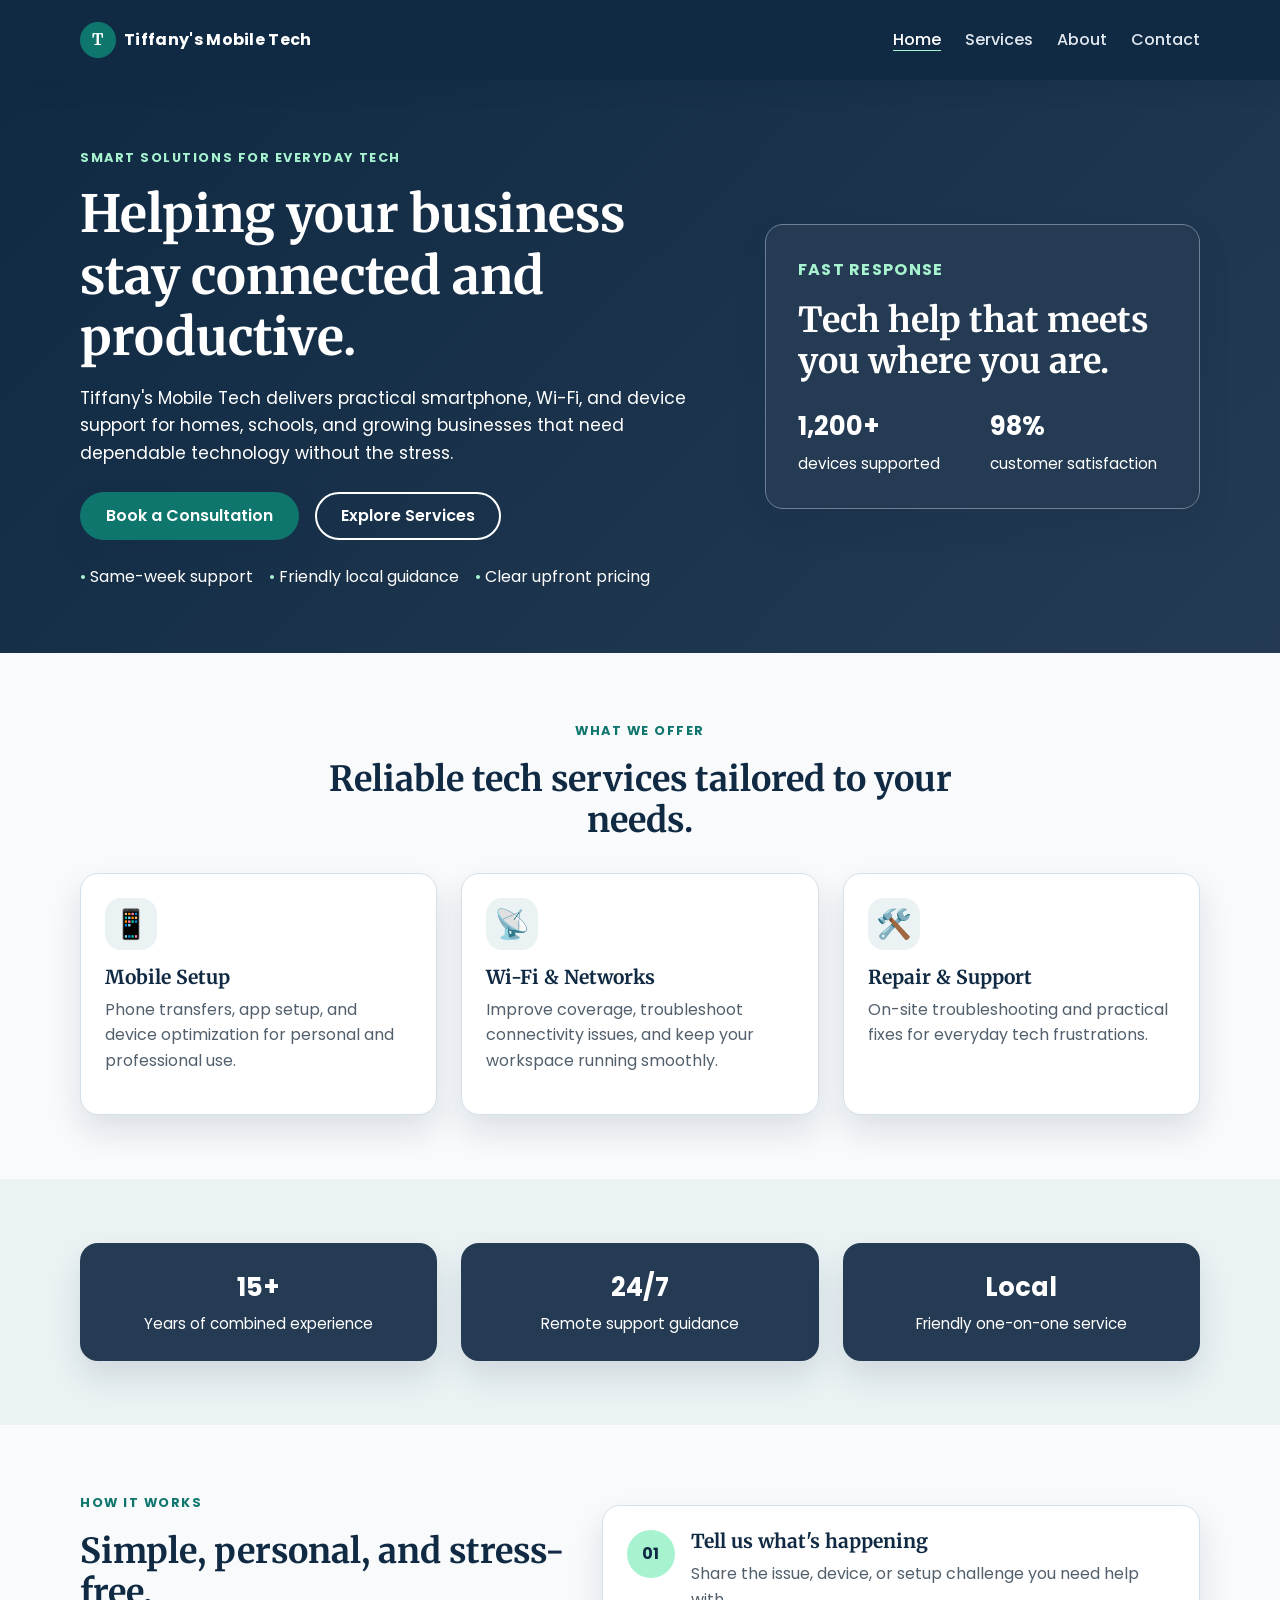
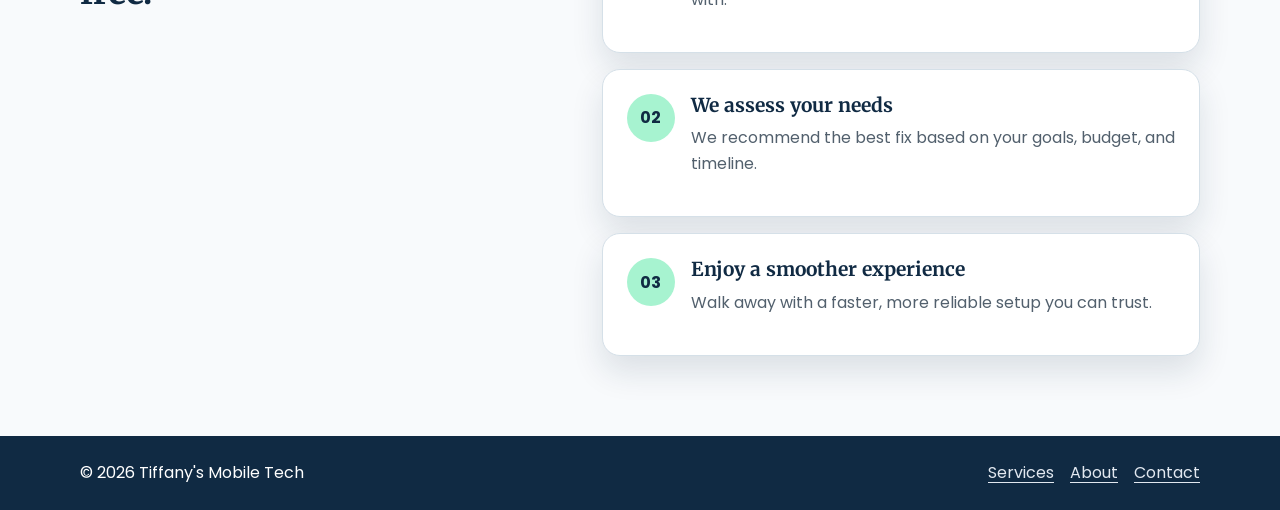
<file: index.html>
<!DOCTYPE html>
<html lang="en">
  <head>
    <meta charset="UTF-8" />
    <meta name="viewport" content="width=device-width, initial-scale=1.0" />
    <meta name="description" content="Tiffany's Mobile Tech helps people with mobile devices, Wi-Fi, and tech support." />
    <title>Tiffany's Mobile Tech | Home</title>
    <link rel="preconnect" href="https://fonts.googleapis.com" />
    <link rel="preconnect" href="https://fonts.gstatic.com" crossorigin />
    <link href="https://fonts.googleapis.com/css2?family=Merriweather:wght@400;700&family=Poppins:wght@400;500;600;700&display=swap" rel="stylesheet" />
    <link rel="stylesheet" href="styles.css" />
  </head>
  <body>
    <a class="skip-link" href="#main-content">Skip to main content</a>
    <header class="site-header">
      <div class="container nav">
        <a class="brand" href="index.html">
          <span class="brand-mark" aria-hidden="true">T</span>
          <span>Tiffany's Mobile Tech</span>
        </a>
        <nav class="site-nav" aria-label="Main navigation">
          <ul class="nav-list">
            <li><a class="active" href="index.html" aria-current="page">Home</a></li>
            <li><a href="services.html">Services</a></li>
            <li><a href="about.html">About</a></li>
            <li><a href="contact.html">Contact</a></li>
          </ul>
        </nav>
      </div>
    </header>

    <main id="main-content">
      <section class="hero">
        <div class="container hero-grid">
          <div class="hero-content">
            <p class="eyebrow">Smart solutions for everyday tech</p>
            <h1>Helping your business stay connected and productive.</h1>
            <p class="lead">Tiffany's Mobile Tech delivers practical smartphone, Wi-Fi, and device support for homes, schools, and growing businesses that need dependable technology without the stress.</p>
            <div class="button-row">
              <a class="button primary" href="contact.html">Book a Consultation</a>
              <a class="button secondary" href="services.html">Explore Services</a>
            </div>
            <ul class="trust-list">
              <li>Same-week support</li>
              <li>Friendly local guidance</li>
              <li>Clear upfront pricing</li>
            </ul>
          </div>
          <div class="hero-panel">
            <div class="panel-card">
              <p class="panel-label">Fast response</p>
              <h2>Tech help that meets you where you are.</h2>
              <div class="mini-stats">
                <div><strong>1,200+</strong><span>devices supported</span></div>
                <div><strong>98%</strong><span>customer satisfaction</span></div>
              </div>
            </div>
          </div>
        </div>
      </section>

      <section class="section" aria-labelledby="offer-heading">
        <div class="container">
          <div class="section-heading">
            <p class="eyebrow">What we offer</p>
            <h2 id="offer-heading">Reliable tech services tailored to your needs.</h2>
          </div>
          <div class="services-grid">
            <article class="service-card"><div class="icon" aria-hidden="true">📱</div><h3>Mobile Setup</h3><p>Phone transfers, app setup, and device optimization for personal and professional use.</p></article>
            <article class="service-card"><div class="icon" aria-hidden="true">📡</div><h3>Wi-Fi &amp; Networks</h3><p>Improve coverage, troubleshoot connectivity issues, and keep your workspace running smoothly.</p></article>
            <article class="service-card"><div class="icon" aria-hidden="true">🛠️</div><h3>Repair &amp; Support</h3><p>On-site troubleshooting and practical fixes for everyday tech frustrations.</p></article>
          </div>
        </div>
      </section>

      <section class="section alt-bg" aria-label="At a glance">
        <div class="container stats-grid">
          <div class="stat-box"><strong>15+</strong><span>Years of combined experience</span></div>
          <div class="stat-box"><strong>24/7</strong><span>Remote support guidance</span></div>
          <div class="stat-box"><strong>Local</strong><span>Friendly one-on-one service</span></div>
        </div>
      </section>

      <section class="section" aria-labelledby="process-heading">
        <div class="container process-grid">
          <div><p class="eyebrow">How it works</p><h2 id="process-heading">Simple, personal, and stress-free.</h2></div>
          <ol class="process-list">
            <li class="process-item"><span aria-hidden="true">01</span><div><h3>Tell us what's happening</h3><p>Share the issue, device, or setup challenge you need help with.</p></div></li>
            <li class="process-item"><span aria-hidden="true">02</span><div><h3>We assess your needs</h3><p>We recommend the best fix based on your goals, budget, and timeline.</p></div></li>
            <li class="process-item"><span aria-hidden="true">03</span><div><h3>Enjoy a smoother experience</h3><p>Walk away with a faster, more reliable setup you can trust.</p></div></li>
          </ol>
        </div>
      </section>
    </main>

    <footer class="site-footer">
      <div class="container footer-inner">
        <p>© 2026 Tiffany's Mobile Tech</p>
        <nav aria-label="Footer navigation"><div class="footer-links"><a href="services.html">Services</a><a href="about.html">About</a><a href="contact.html">Contact</a></div></nav>
      </div>
    </footer>
  </body>
</html>
</file>
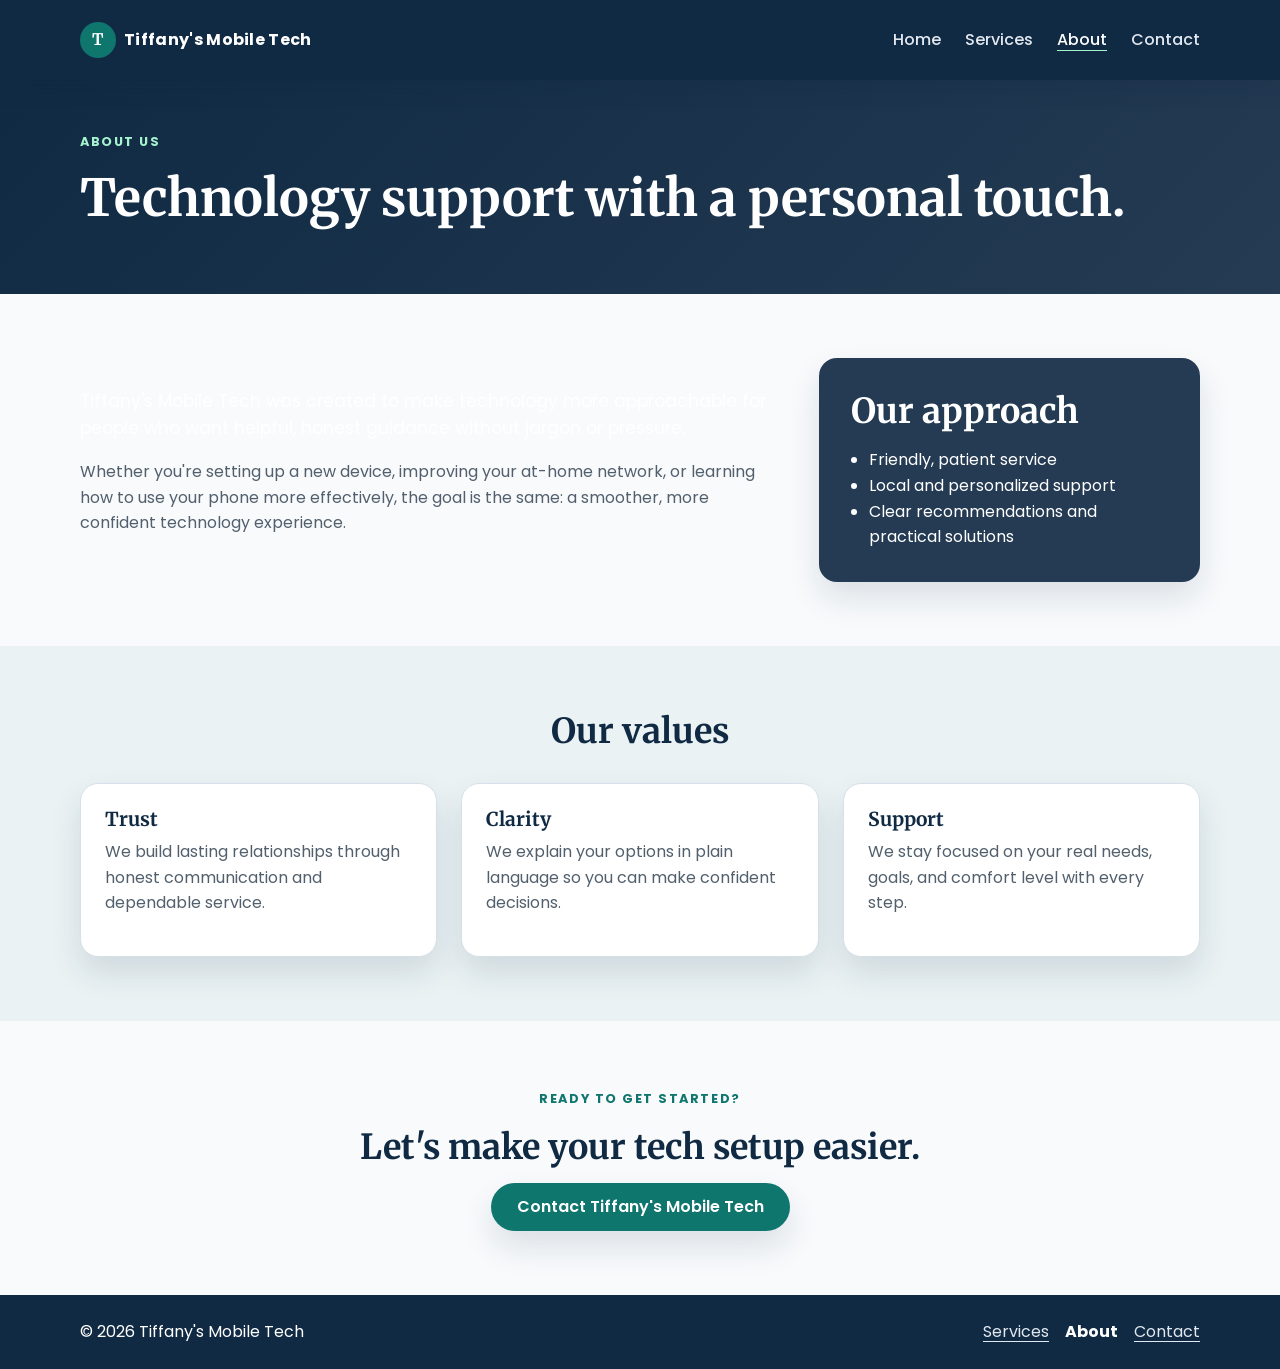
<file: about.html>
<!DOCTYPE html>
<html lang="en">
  <head>
    <meta charset="UTF-8" />
    <meta name="viewport" content="width=device-width, initial-scale=1.0" />
    <meta name="description" content="Learn about Tiffany's Mobile Tech and the friendly, local support philosophy behind every service." />
    <title>Tiffany's Mobile Tech | About</title>
    <link rel="preconnect" href="https://fonts.googleapis.com" />
    <link rel="preconnect" href="https://fonts.gstatic.com" crossorigin />
    <link href="https://fonts.googleapis.com/css2?family=Merriweather:wght@400;700&family=Poppins:wght@400;500;600;700&display=swap" rel="stylesheet" />
    <link rel="stylesheet" href="styles.css" />
  </head>
  <body>
    <a class="skip-link" href="#main-content">Skip to main content</a>
    <header class="site-header"><div class="container nav">
      <a class="brand" href="index.html"><span class="brand-mark" aria-hidden="true">T</span><span>Tiffany's Mobile Tech</span></a>
      <nav class="site-nav" aria-label="Main navigation"><ul class="nav-list">
        <li><a href="index.html">Home</a></li><li><a href="services.html">Services</a></li><li><a class="active" href="about.html" aria-current="page">About</a></li><li><a href="contact.html">Contact</a></li>
      </ul></nav>
    </div></header>
    <main id="main-content">
      <section class="page-hero small-hero"><div class="container"><p class="eyebrow">About us</p><h1>Technology support with a personal touch.</h1></div></section>
      <section class="section"><div class="container split-layout">
        <div><p class="lead-text">Tiffany's Mobile Tech was created to make technology more approachable for people who want helpful, honest guidance without jargon or pressure.</p><p>Whether you're setting up a new device, improving your at-home network, or learning how to use your phone more effectively, the goal is the same: a smoother, more confident technology experience.</p></div>
        <aside class="callout-box"><h2>Our approach</h2><ul><li>Friendly, patient service</li><li>Local and personalized support</li><li>Clear recommendations and practical solutions</li></ul></aside>
      </div></section>
      <section class="section alt-bg" aria-labelledby="values-heading"><div class="container">
        <div class="section-heading"><h2 id="values-heading">Our values</h2></div>
        <div class="values-grid">
          <article class="value-card"><h3>Trust</h3><p>We build lasting relationships through honest communication and dependable service.</p></article>
          <article class="value-card"><h3>Clarity</h3><p>We explain your options in plain language so you can make confident decisions.</p></article>
          <article class="value-card"><h3>Support</h3><p>We stay focused on your real needs, goals, and comfort level with every step.</p></article>
        </div>
      </div></section>
      <section class="section"><div class="container contact-invitation"><p class="eyebrow">Ready to get started?</p><h2>Let's make your tech setup easier.</h2><a class="button primary" href="contact.html">Contact Tiffany's Mobile Tech</a></div></section>
    </main>
    <footer class="site-footer"><div class="container footer-inner"><p>© 2026 Tiffany's Mobile Tech</p><nav aria-label="Footer navigation"><div class="footer-links"><a href="services.html">Services</a><span aria-current="page">About</span><a href="contact.html">Contact</a></div></nav></div></footer>
  </body>
</html>
</file>
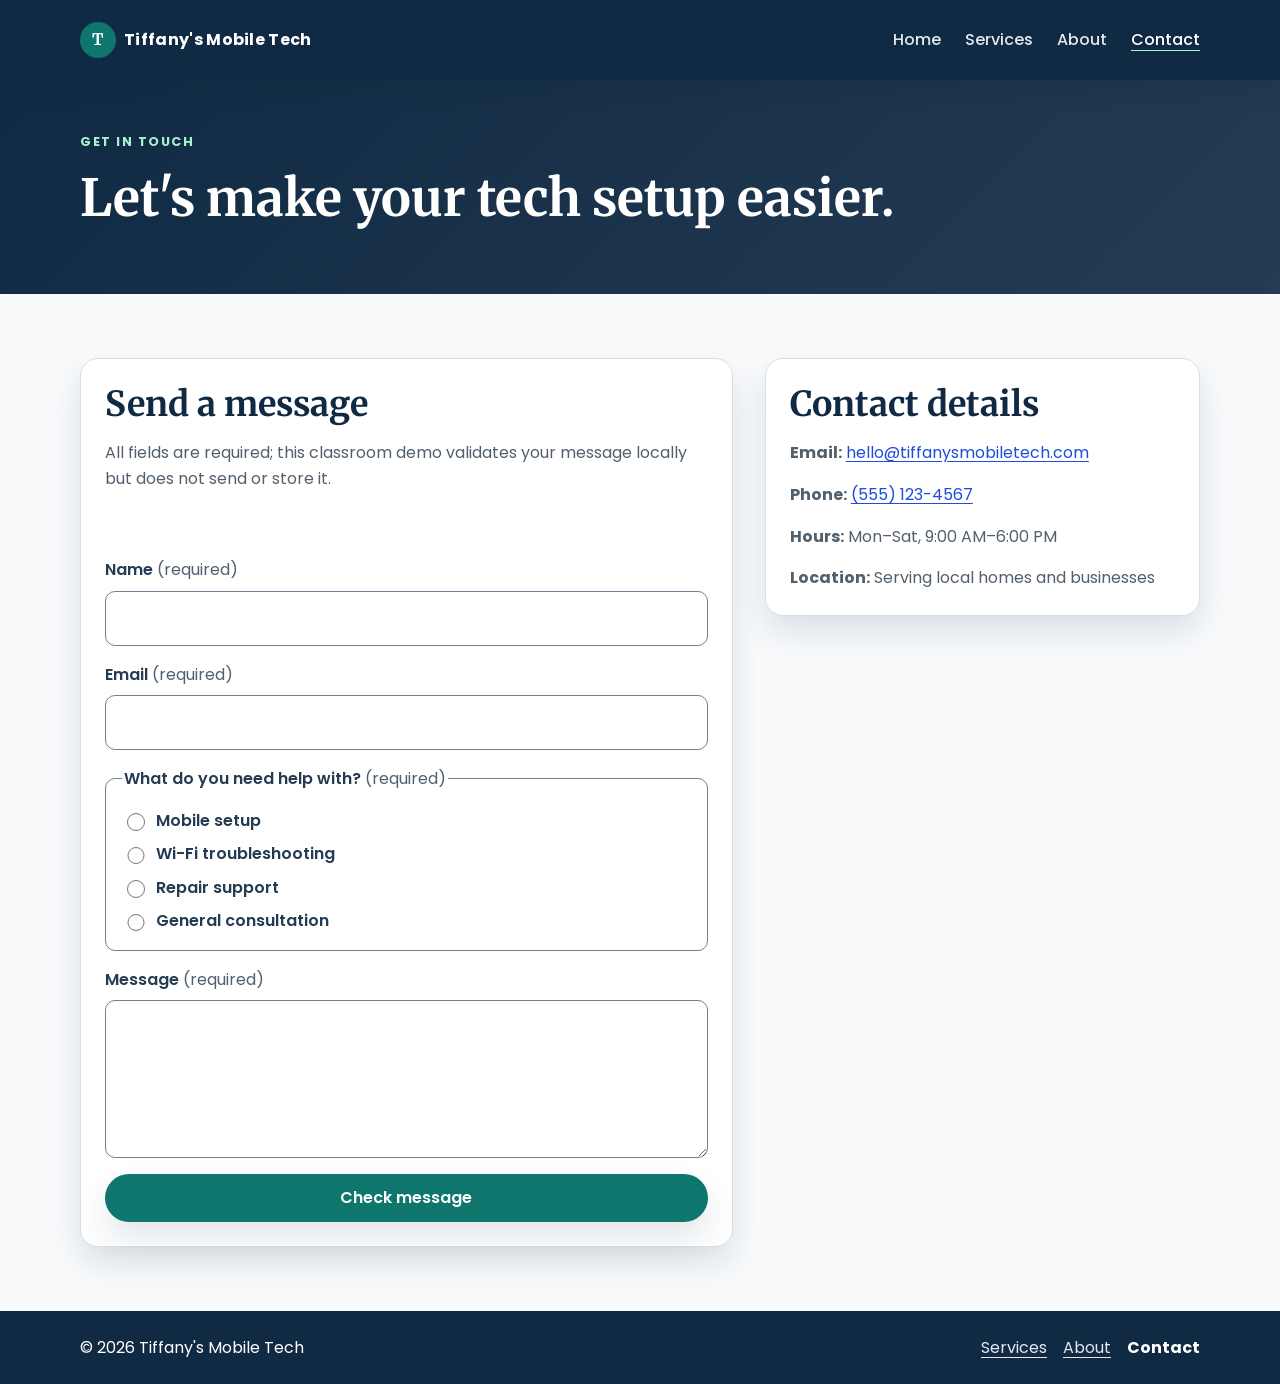
<file: contact.html>
<!DOCTYPE html>
<html lang="en">
  <head>
    <meta charset="UTF-8" />
    <meta name="viewport" content="width=device-width, initial-scale=1.0" />
    <meta name="description" content="Contact Tiffany's Mobile Tech to schedule device support, Wi-Fi troubleshooting, and setup services." />
    <title>Tiffany's Mobile Tech | Contact</title>
    <link rel="preconnect" href="https://fonts.googleapis.com" />
    <link rel="preconnect" href="https://fonts.gstatic.com" crossorigin />
    <link href="https://fonts.googleapis.com/css2?family=Merriweather:wght@400;700&family=Poppins:wght@400;500;600;700&display=swap" rel="stylesheet" />
    <link rel="stylesheet" href="styles.css" />
  </head>
  <body>
    <a class="skip-link" href="#main-content">Skip to main content</a>
    <header class="site-header"><div class="container nav">
      <a class="brand" href="index.html"><span class="brand-mark" aria-hidden="true">T</span><span>Tiffany's Mobile Tech</span></a>
      <nav class="site-nav" aria-label="Main navigation"><ul class="nav-list">
        <li><a href="index.html">Home</a></li><li><a href="services.html">Services</a></li><li><a href="about.html">About</a></li><li><a class="active" href="contact.html" aria-current="page">Contact</a></li>
      </ul></nav>
    </div></header>
    <main id="main-content">
      <section class="page-hero small-hero"><div class="container"><p class="eyebrow">Get in touch</p><h1>Let's make your tech setup easier.</h1></div></section>
      <section class="section"><div class="container contact-layout">
        <section class="contact-card" aria-labelledby="form-heading">
          <h2 id="form-heading">Send a message</h2>
          <p id="form-note">All fields are required; this classroom demo validates your message locally but does not send or store it.</p>
          <div id="form-status" class="form-status" role="status" aria-live="polite"></div>
          <form id="contact-form" class="contact-form" novalidate>
            <div class="field"><label for="name">Name <span>(required)</span></label><input id="name" name="name" type="text" autocomplete="name" required aria-describedby="name-error" /><span class="field-error" id="name-error" hidden></span></div>
            <div class="field"><label for="email">Email <span>(required)</span></label><input id="email" name="email" type="email" autocomplete="email" required aria-describedby="email-error" /><span class="field-error" id="email-error" hidden></span></div>
            <fieldset class="choice-group" id="service-group" aria-describedby="service-error">
              <legend>What do you need help with? <span>(required)</span></legend>
              <div class="choice"><input id="service-mobile" type="radio" name="service" value="Mobile setup" required /><label for="service-mobile">Mobile setup</label></div>
              <div class="choice"><input id="service-wifi" type="radio" name="service" value="Wi-Fi troubleshooting" /><label for="service-wifi">Wi-Fi troubleshooting</label></div>
              <div class="choice"><input id="service-repair" type="radio" name="service" value="Repair support" /><label for="service-repair">Repair support</label></div>
              <div class="choice"><input id="service-consult" type="radio" name="service" value="General consultation" /><label for="service-consult">General consultation</label></div>
              <span class="field-error" id="service-error" hidden></span>
            </fieldset>
            <div class="field"><label for="message">Message <span>(required)</span></label><textarea id="message" name="message" rows="5" required aria-describedby="message-error"></textarea><span class="field-error" id="message-error" hidden></span></div>
            <button type="submit" class="button primary">Check message</button>
          </form>
        </section>
        <aside class="contact-card" aria-labelledby="details-heading"><h2 id="details-heading">Contact details</h2><ul class="contact-list">
          <li><strong>Email:</strong> <a href="mailto:hello@tiffanysmobiletech.com">hello@tiffanysmobiletech.com</a></li>
          <li><strong>Phone:</strong> <a href="tel:+15551234567">(555) 123-4567</a></li>
          <li><strong>Hours:</strong> Mon–Sat, 9:00 AM–6:00 PM</li>
          <li><strong>Location:</strong> Serving local homes and businesses</li>
        </ul></aside>
      </div></section>
    </main>
    <footer class="site-footer"><div class="container footer-inner"><p>© 2026 Tiffany's Mobile Tech</p><nav aria-label="Footer navigation"><div class="footer-links"><a href="services.html">Services</a><a href="about.html">About</a><span aria-current="page">Contact</span></div></nav></div></footer>
    <script>
      const form = document.querySelector('#contact-form');
      const status = document.querySelector('#form-status');
      const fields = [
        { control: document.querySelector('#name'), error: document.querySelector('#name-error'), label: 'Name' },
        { control: document.querySelector('#email'), error: document.querySelector('#email-error'), label: 'Email' },
        { control: document.querySelector('#service-group'), error: document.querySelector('#service-error'), label: 'Service', radio: true },
        { control: document.querySelector('#message'), error: document.querySelector('#message-error'), label: 'Message' }
      ];
      form.addEventListener('submit', (event) => {
        event.preventDefault();
        status.textContent = '';
        let firstInvalid = null;
        fields.forEach(({ control, error, label, radio }) => {
          const valid = radio ? Boolean(form.querySelector('input[name="service"]:checked')) : control.checkValidity();
          control.setAttribute('aria-invalid', String(!valid));
          error.hidden = valid;
          error.textContent = valid ? '' : (control.validity?.typeMismatch ? `Enter a valid ${label.toLowerCase()} address.` : `${label} is required.`);
          if (!valid && !firstInvalid) firstInvalid = radio ? form.querySelector('input[name="service"]') : control;
        });
        if (firstInvalid) {
          status.textContent = 'Please correct the highlighted fields.';
          firstInvalid.focus();
          return;
        }
        status.textContent = 'Your message is complete. This demo does not transmit form submissions; please use the email or phone details on this page to contact us.';
      });
      form.addEventListener('input', (event) => {
        const field = fields.find(({ control }) => control.contains(event.target) || control === event.target);
        if (field && field.control.getAttribute('aria-invalid') === 'true') {
          const valid = field.radio ? Boolean(form.querySelector('input[name="service"]:checked')) : field.control.checkValidity();
          field.control.setAttribute('aria-invalid', String(!valid));
          field.error.hidden = valid;
          field.error.textContent = valid ? '' : (field.control.validity?.typeMismatch ? 'Enter a valid email address.' : `${field.label} is required.`);
        }
      });
    </script>
  </body>
</html>
</file>
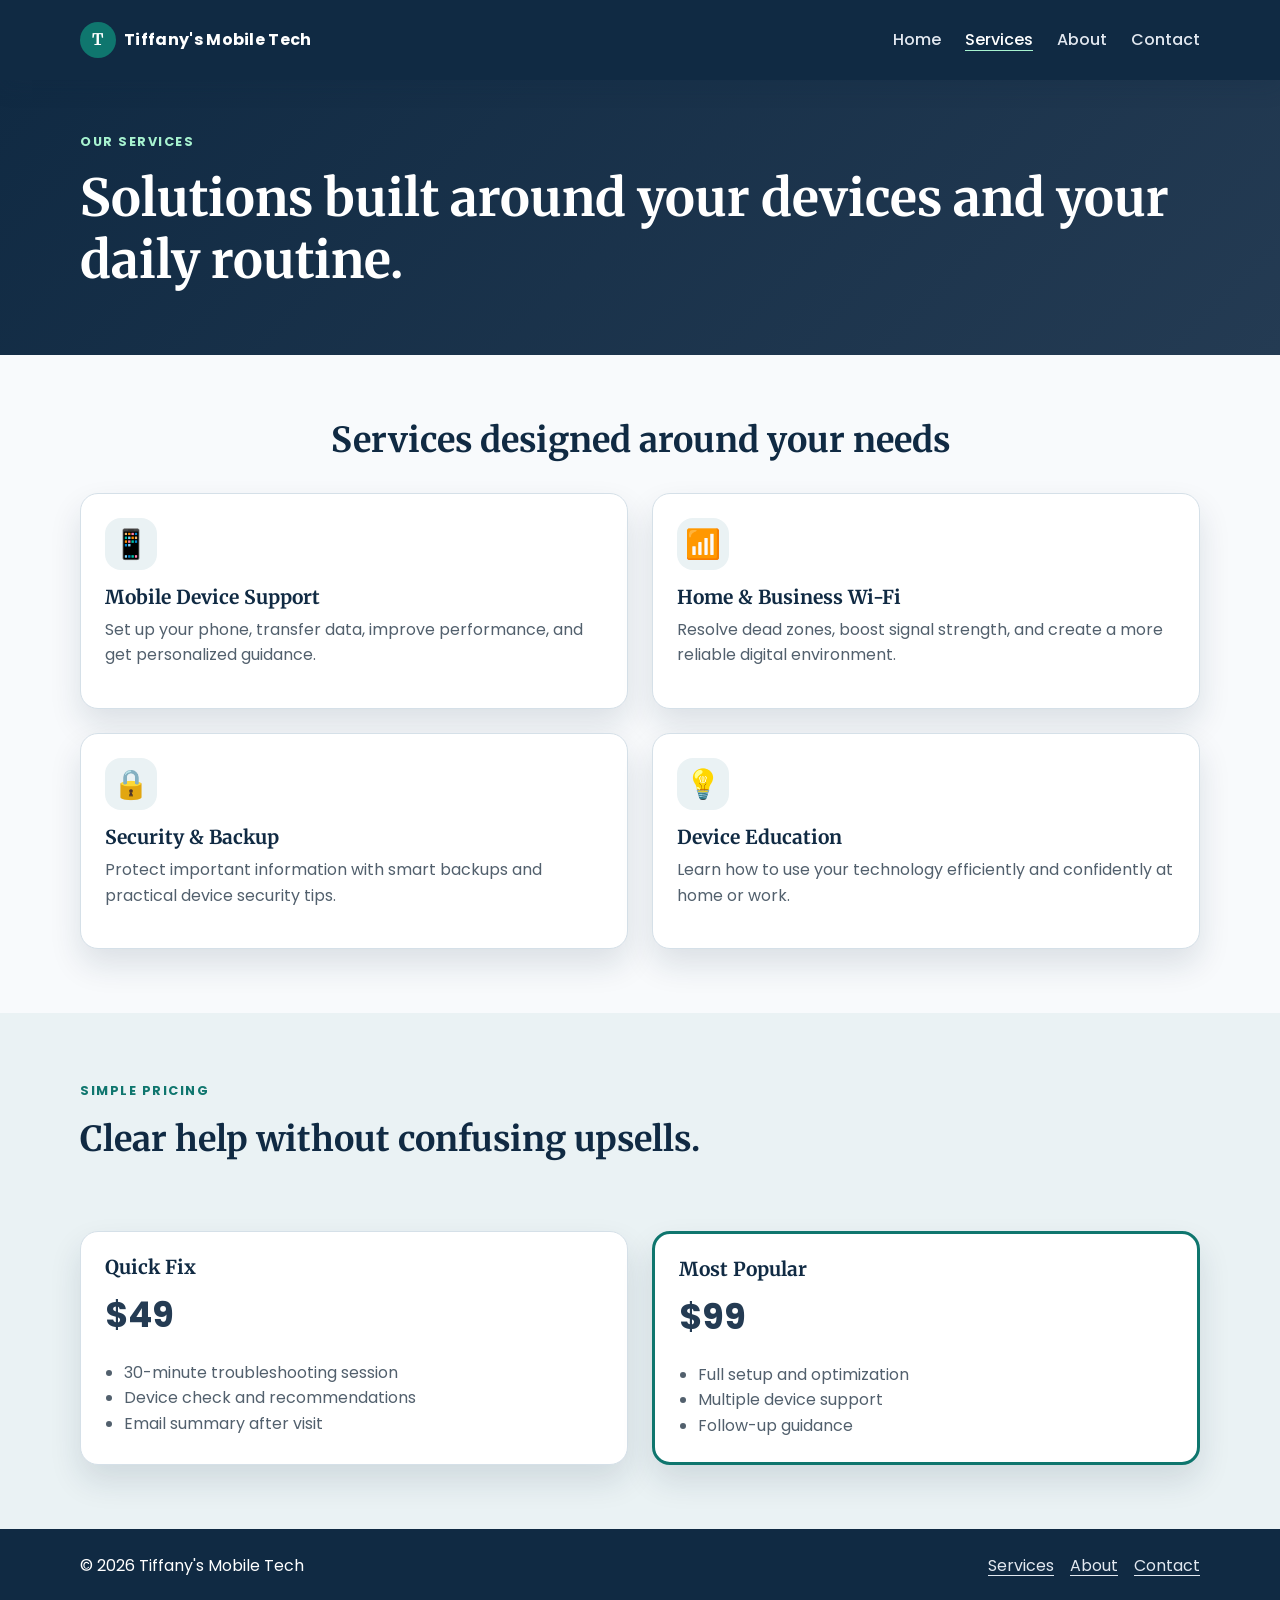
<file: services.html>
<!DOCTYPE html>
<html lang="en">
  <head>
    <meta charset="UTF-8" />
    <meta name="viewport" content="width=device-width, initial-scale=1.0" />
    <meta name="description" content="Explore mobile setup, Wi-Fi support, and repair services at Tiffany's Mobile Tech." />
    <title>Tiffany's Mobile Tech | Services</title>
    <link rel="preconnect" href="https://fonts.googleapis.com" />
    <link rel="preconnect" href="https://fonts.gstatic.com" crossorigin />
    <link href="https://fonts.googleapis.com/css2?family=Merriweather:wght@400;700&family=Poppins:wght@400;500;600;700&display=swap" rel="stylesheet" />
    <link rel="stylesheet" href="styles.css" />
  </head>
  <body>
    <a class="skip-link" href="#main-content">Skip to main content</a>
    <header class="site-header"><div class="container nav">
      <a class="brand" href="index.html"><span class="brand-mark" aria-hidden="true">T</span><span>Tiffany's Mobile Tech</span></a>
      <nav class="site-nav" aria-label="Main navigation"><ul class="nav-list">
        <li><a href="index.html">Home</a></li><li><a class="active" href="services.html" aria-current="page">Services</a></li><li><a href="about.html">About</a></li><li><a href="contact.html">Contact</a></li>
      </ul></nav>
    </div></header>
    <main id="main-content">
      <section class="page-hero small-hero"><div class="container"><p class="eyebrow">Our services</p><h1>Solutions built around your devices and your daily routine.</h1></div></section>
      <section class="section" aria-labelledby="services-heading"><div class="container">
        <div class="section-heading"><h2 id="services-heading">Services designed around your needs</h2></div>
        <div class="services-detail-grid">
          <article class="info-card"><div class="icon" aria-hidden="true">📱</div><h3>Mobile Device Support</h3><p>Set up your phone, transfer data, improve performance, and get personalized guidance.</p></article>
          <article class="info-card"><div class="icon" aria-hidden="true">📶</div><h3>Home &amp; Business Wi-Fi</h3><p>Resolve dead zones, boost signal strength, and create a more reliable digital environment.</p></article>
          <article class="info-card"><div class="icon" aria-hidden="true">🔒</div><h3>Security &amp; Backup</h3><p>Protect important information with smart backups and practical device security tips.</p></article>
          <article class="info-card"><div class="icon" aria-hidden="true">💡</div><h3>Device Education</h3><p>Learn how to use your technology efficiently and confidently at home or work.</p></article>
        </div>
      </div></section>
      <section class="section alt-bg" aria-labelledby="pricing-heading"><div class="container pricing-wrap">
        <div class="section-heading left-align"><p class="eyebrow">Simple pricing</p><h2 id="pricing-heading">Clear help without confusing upsells.</h2></div>
        <div class="pricing-grid">
          <article class="pricing-card"><h3>Quick Fix</h3><p class="price">$49</p><ul><li>30-minute troubleshooting session</li><li>Device check and recommendations</li><li>Email summary after visit</li></ul></article>
          <article class="pricing-card featured"><h3>Most Popular</h3><p class="price">$99</p><ul><li>Full setup and optimization</li><li>Multiple device support</li><li>Follow-up guidance</li></ul></article>
        </div>
      </div></section>
    </main>
    <footer class="site-footer"><div class="container footer-inner"><p>© 2026 Tiffany's Mobile Tech</p><nav aria-label="Footer navigation"><div class="footer-links"><a href="services.html">Services</a><a href="about.html">About</a><a href="contact.html">Contact</a></div></nav></div></footer>
  </body>
</html>
</file>
<file: styles.css>
:root {
  color-scheme: light;
  --midnight: #102a43;
  --navy: #243b53;
  --blue: #1d4ed8;
  --teal: #0f766e;
  --mint: #a7f3d0;
  --page: #f8fafc;
  --soft: #eaf2f4;
  --text: #243b53;
  --muted: #52606d;
  --white: #ffffff;
  --error: #b42318;
  --shadow: 0 16px 32px rgba(16, 42, 67, 0.12);
  --radius: 18px;
  --space-8: 8px;
  --space-16: 16px;
  --space-24: 24px;
  --space-32: 32px;
  --space-48: 48px;
  --space-64: 64px;
}

* { box-sizing: border-box; }
html { scroll-behavior: smooth; }
body {
  margin: 0;
  font-family: "Poppins", sans-serif;
  background: var(--page);
  color: var(--text);
  line-height: 1.6;
}
a { color: var(--blue); text-underline-offset: 0.2em; }
a:hover { text-decoration-thickness: 2px; }
img { max-width: 100%; display: block; }
p, ul, ol, li, input, select, textarea, button { font: inherit; }
:focus-visible { outline: 3px solid var(--blue); outline-offset: 3px; }
.skip-link { position: absolute; z-index: 20; top: 8px; left: 8px; padding: 10px 14px; transform: translateY(-150%); background: var(--white); color: var(--midnight); border-radius: 6px; }
.skip-link:focus { transform: translateY(0); }
h1, h2, h3, h4 { margin-top: 0; font-family: "Merriweather", serif; color: var(--midnight); line-height: 1.2; }
h1 { font-size: clamp(2.3rem, 4vw, 4rem); margin-bottom: var(--space-16); }
h2 { font-size: clamp(1.7rem, 2.7vw, 2.5rem); margin-bottom: var(--space-16); }
h3 { font-size: 1.2rem; margin-bottom: var(--space-8); }
p { margin-top: 0; margin-bottom: var(--space-16); color: var(--muted); }
.container { width: min(1120px, calc(100% - 32px)); margin: 0 auto; }
.site-header { background: var(--midnight); color: var(--white); position: sticky; top: 0; z-index: 10; box-shadow: 0 8px 20px rgba(16, 42, 67, 0.16); }
.nav { display: flex; align-items: center; justify-content: space-between; min-height: 80px; gap: var(--space-24); }
.brand { display: inline-flex; align-items: center; gap: var(--space-8); color: var(--white); font-weight: 700; letter-spacing: 0.02em; text-decoration: none; }
.brand-mark { display: inline-flex; align-items: center; justify-content: center; width: 36px; height: 36px; border-radius: 50%; background: var(--teal); color: var(--white); font-family: "Merriweather", serif; font-size: 1rem; }
.site-nav { display: flex; align-items: center; }
.nav-list { list-style: none; display: flex; align-items: center; gap: var(--space-24); margin: 0; padding: 0; }
.nav-list a { color: #e2e8f0; font-weight: 500; text-decoration: underline; text-decoration-color: transparent; text-underline-offset: 0.3em; }
.nav-list a:hover, .nav-list a.active { color: var(--white); text-decoration-color: var(--mint); }
.hero, .page-hero { background: linear-gradient(135deg, var(--midnight), var(--navy)); color: var(--white); }
.hero h1, .hero-panel h2, .page-hero h1 { color: var(--white); }
.hero { padding: var(--space-64) 0; }
.page-hero { padding: var(--space-48) 0; }
.hero-grid, .process-grid, .contact-layout, .split-layout { display: grid; gap: var(--space-32); min-width: 0; }
.hero-grid { grid-template-columns: 1.2fr 0.8fr; align-items: center; }
.eyebrow { display: inline-block; margin-bottom: var(--space-16); font-size: 0.8rem; font-weight: 700; letter-spacing: 0.12em; text-transform: uppercase; color: var(--teal); }
.hero .eyebrow, .page-hero .eyebrow { color: var(--mint); }
.lead, .lead-text { font-size: 1.08rem; color: #ffffff; }
.hero-content > p:not(.eyebrow) { color: #ffffff; }
.button-row { display: flex; flex-wrap: wrap; gap: var(--space-16); margin-top: var(--space-24); }
.button { display: inline-flex; align-items: center; justify-content: center; min-height: 48px; padding: 0 var(--space-24); border-radius: 999px; border: 2px solid transparent; font-weight: 600; text-decoration: none; }
.button:hover { text-decoration: underline; text-underline-offset: 0.2em; }
.button.primary { background: var(--teal); color: var(--white); box-shadow: var(--shadow); }
.button.secondary { background: transparent; border-color: #ffffff; color: var(--white); }
.trust-list { display: flex; flex-wrap: wrap; gap: var(--space-16); list-style: none; padding: 0; margin: var(--space-24) 0 0; color: var(--white); }
.trust-list li::before { content: "• "; color: var(--mint); }
.panel-card { background: var(--navy); border: 1px solid #718096; border-radius: var(--radius); padding: var(--space-32); box-shadow: var(--shadow); }
.panel-label { color: var(--mint); font-weight: 700; letter-spacing: 0.08em; text-transform: uppercase; margin-bottom: var(--space-16); }
.mini-stats { display: grid; grid-template-columns: repeat(2, minmax(0, 1fr)); gap: var(--space-16); margin-top: var(--space-24); }
.mini-stats strong, .stat-box strong { display: block; color: var(--white); font-size: clamp(1.5rem, 2vw, 2.2rem); margin-bottom: 4px; }
.mini-stats span, .stat-box span { color: var(--white); font-size: 0.95rem; }
.section { padding: var(--space-64) 0; }
.alt-bg { background: var(--soft); }
.section-heading { max-width: 700px; margin: 0 auto var(--space-32); text-align: center; }
.left-align { margin-left: 0; text-align: left; }
.services-grid, .values-grid, .stats-grid, .pricing-grid { display: grid; gap: var(--space-24); }
.services-grid, .values-grid { grid-template-columns: repeat(3, minmax(0, 1fr)); }
.service-card, .value-card, .info-card, .pricing-card, .contact-card { background: var(--white); border: 1px solid #d5e0e8; border-radius: var(--radius); padding: var(--space-24); box-shadow: var(--shadow); }
.icon { width: 52px; height: 52px; border-radius: 16px; display: grid; place-items: center; background: var(--soft); font-size: 1.8rem; margin-bottom: var(--space-16); }
.stats-grid { grid-template-columns: repeat(3, minmax(0, 1fr)); }
.stat-box { background: var(--navy); border-radius: var(--radius); padding: var(--space-24); text-align: center; box-shadow: var(--shadow); }
.process-grid { grid-template-columns: 0.9fr 1.1fr; align-items: start; }
.process-list { display: flex; flex-direction: column; gap: var(--space-16); padding-left: 0; list-style: none; }
.process-item { display: flex; align-items: flex-start; gap: var(--space-16); background: var(--white); padding: var(--space-24); border: 1px solid #d5e0e8; border-radius: var(--radius); box-shadow: var(--shadow); }
.process-item > span { flex: 0 0 48px; display: inline-flex; align-items: center; justify-content: center; width: 48px; height: 48px; border-radius: 50%; background: var(--mint); color: var(--midnight); font-weight: 700; }
.services-detail-grid { display: grid; grid-template-columns: repeat(2, minmax(0, 1fr)); gap: var(--space-24); }
.pricing-wrap { display: grid; gap: var(--space-24); }
.pricing-grid { grid-template-columns: repeat(2, minmax(0, 1fr)); }
.pricing-card .price { font-size: 2.2rem; color: var(--navy); font-weight: 700; margin: 0 0 var(--space-16); }
.pricing-card ul { margin: 0; padding-left: 1.2rem; color: var(--muted); }
.featured { border: 3px solid var(--teal); }
.split-layout { grid-template-columns: 1.3fr 0.7fr; align-items: center; }
.callout-box { background: var(--navy); color: var(--white); border-radius: var(--radius); padding: var(--space-32); box-shadow: var(--shadow); }
.callout-box h2, .callout-box li { color: var(--white); }
.callout-box ul { padding-left: 1.1rem; margin: 0; }
.contact-layout { grid-template-columns: 1.2fr 0.8fr; align-items: start; }
.contact-form { display: grid; gap: var(--space-16); margin-top: var(--space-24); }
.field { display: grid; gap: var(--space-8); }
.contact-form label, .choice-group legend { font-weight: 600; color: var(--text); }
.contact-form label span, .choice-group legend span { color: var(--muted); font-weight: 400; }
.contact-form input:not([type="radio"]), .contact-form textarea { width: 100%; border: 1px solid #718096; border-radius: 10px; padding: 0.85rem 1rem; background: var(--white); color: var(--text); }
.contact-form input::placeholder, .contact-form textarea::placeholder { color: var(--muted); }
.contact-form input:focus-visible, .contact-form textarea:focus-visible, .contact-form input[type="radio"]:focus-visible { outline: 3px solid var(--blue); outline-offset: 2px; }
.choice-group { display: grid; gap: var(--space-8); margin: 0; padding: var(--space-16); border: 1px solid #718096; border-radius: 10px; }
.choice { display: flex; align-items: center; gap: var(--space-8); }
.choice input { width: 1.1rem; height: 1.1rem; accent-color: var(--teal); }
[aria-invalid="true"] { border-color: var(--error) !important; }
.choice-group[aria-invalid="true"] { border: 2px solid var(--error); }
.field-error { color: var(--error); font-weight: 600; }
.form-status { min-height: 1.6em; color: var(--navy); font-weight: 600; }
.contact-list { list-style: none; padding: 0; margin: 0; display: grid; gap: var(--space-16); color: var(--muted); }
.contact-list li { overflow-wrap: anywhere; }
.contact-list a { color: var(--blue); }
.contact-invitation { text-align: center; }
.site-footer { background: var(--midnight); color: var(--white); padding: var(--space-24) 0; }
.footer-inner { display: flex; align-items: center; justify-content: space-between; gap: var(--space-16); }
.footer-inner p { margin: 0; color: var(--white); }
.footer-links { display: flex; align-items: center; gap: var(--space-16); }
.footer-links a { color: #e2e8f0; text-decoration: underline; text-underline-offset: 0.25em; }
.footer-links a:hover { color: var(--white); }
.footer-links span[aria-current="page"] { color: var(--white); font-weight: 700; text-decoration: none; cursor: default; }

@media (max-width: 767px) {
  .nav { flex-direction: column; justify-content: center; padding: var(--space-16) 0; }
  .nav-list { flex-wrap: wrap; justify-content: center; gap: var(--space-8) var(--space-16); }
  .hero-grid, .process-grid, .contact-layout, .split-layout, .services-detail-grid, .pricing-grid, .services-grid, .values-grid, .stats-grid { grid-template-columns: 1fr; }
  .section { padding: var(--space-48) 0; }
  .button-row { flex-direction: column; }
  .button { width: 100%; }
  .footer-inner { flex-direction: column; text-align: center; }
}
@media (min-width: 768px) and (max-width: 1199px) {
  .services-grid, .values-grid, .stats-grid { grid-template-columns: repeat(2, minmax(0, 1fr)); }
  .hero-grid, .process-grid, .contact-layout, .split-layout { grid-template-columns: 1fr; }
}
@media (prefers-reduced-motion: reduce) { *, *::before, *::after { scroll-behavior: auto !important; } }
</file>
